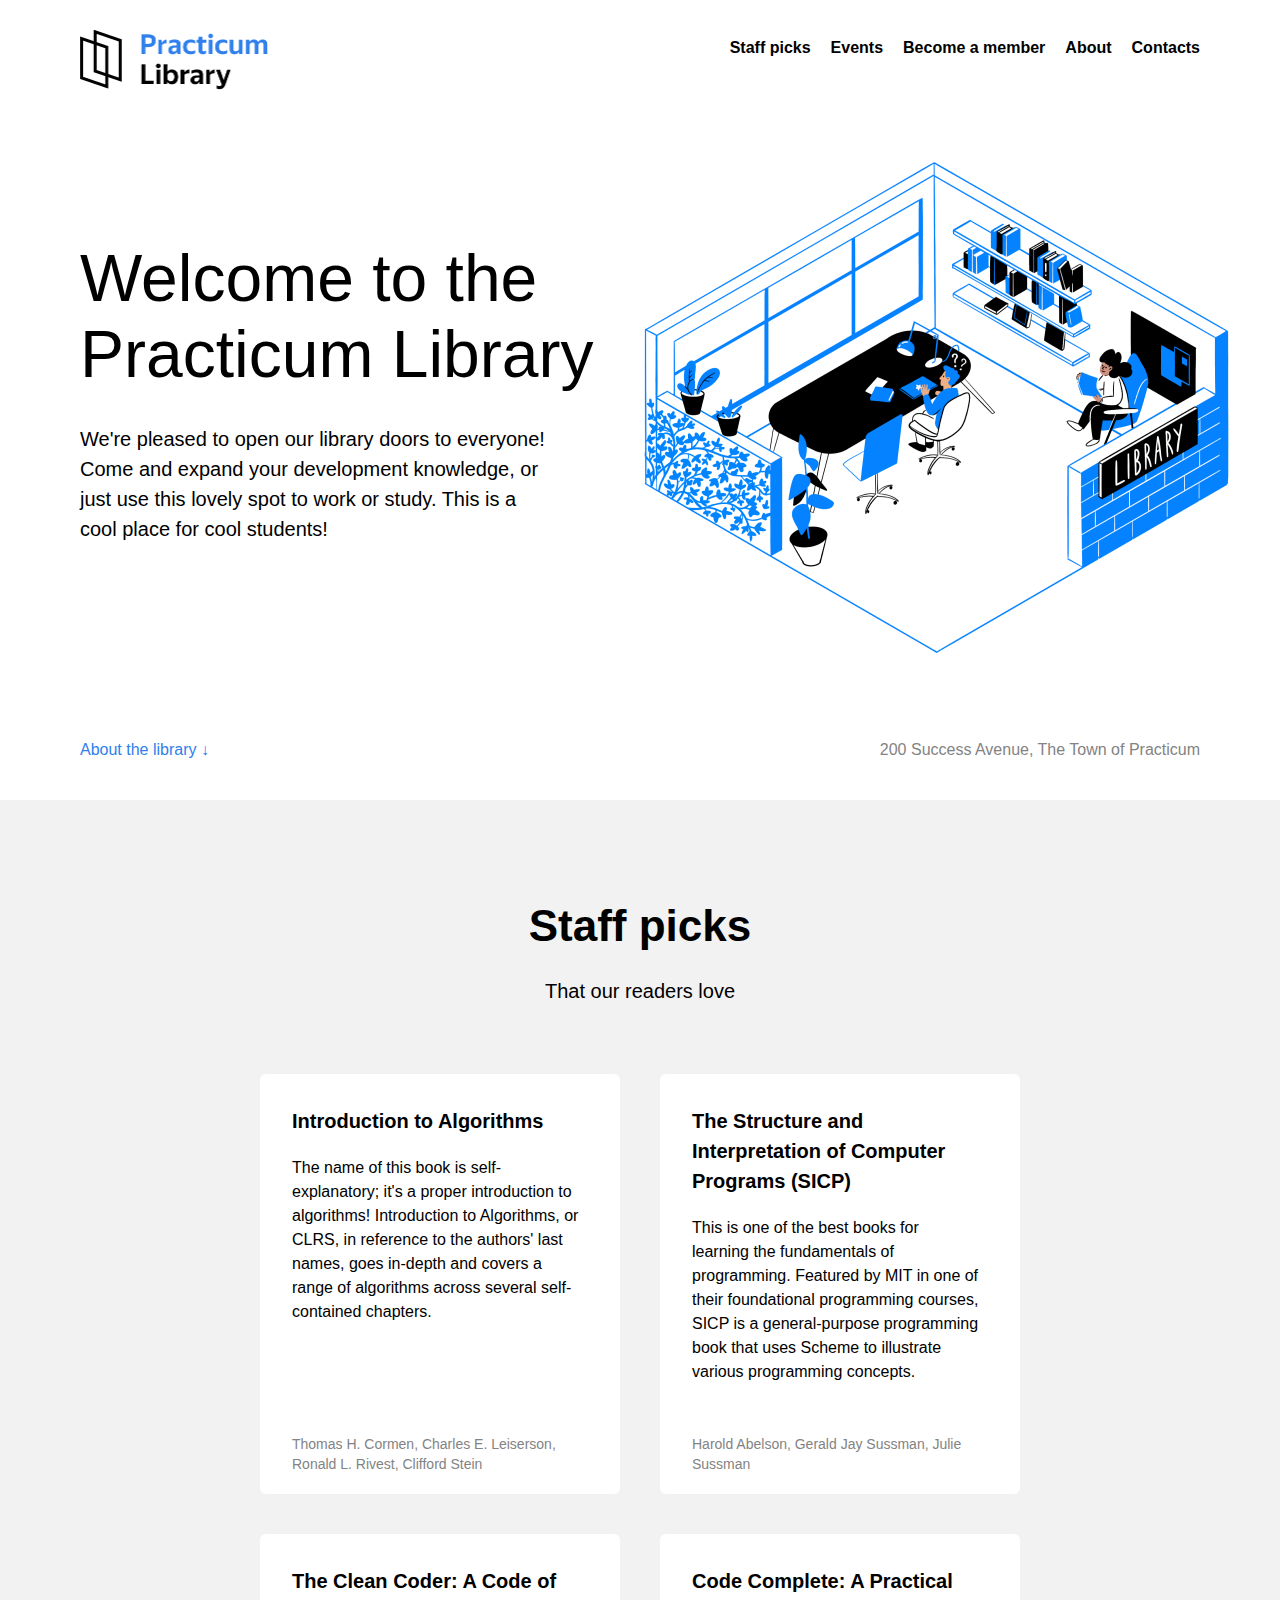
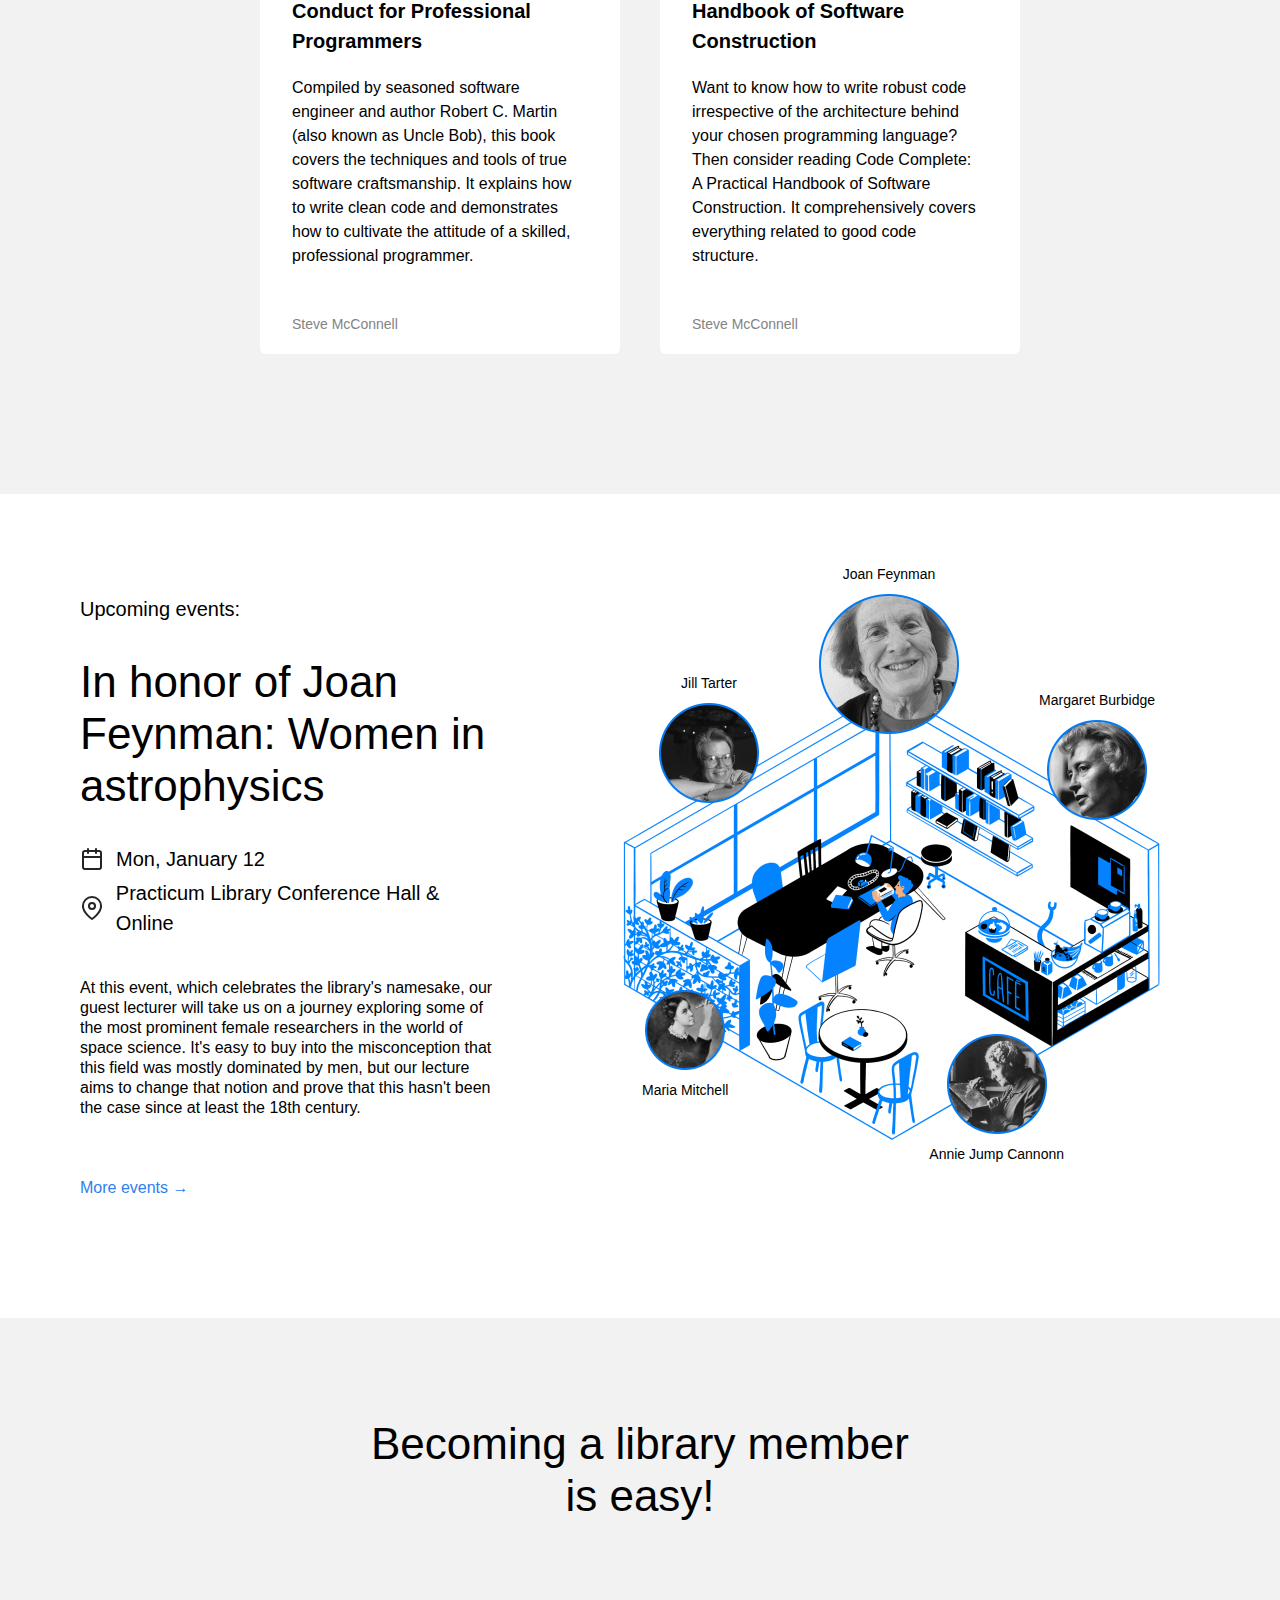
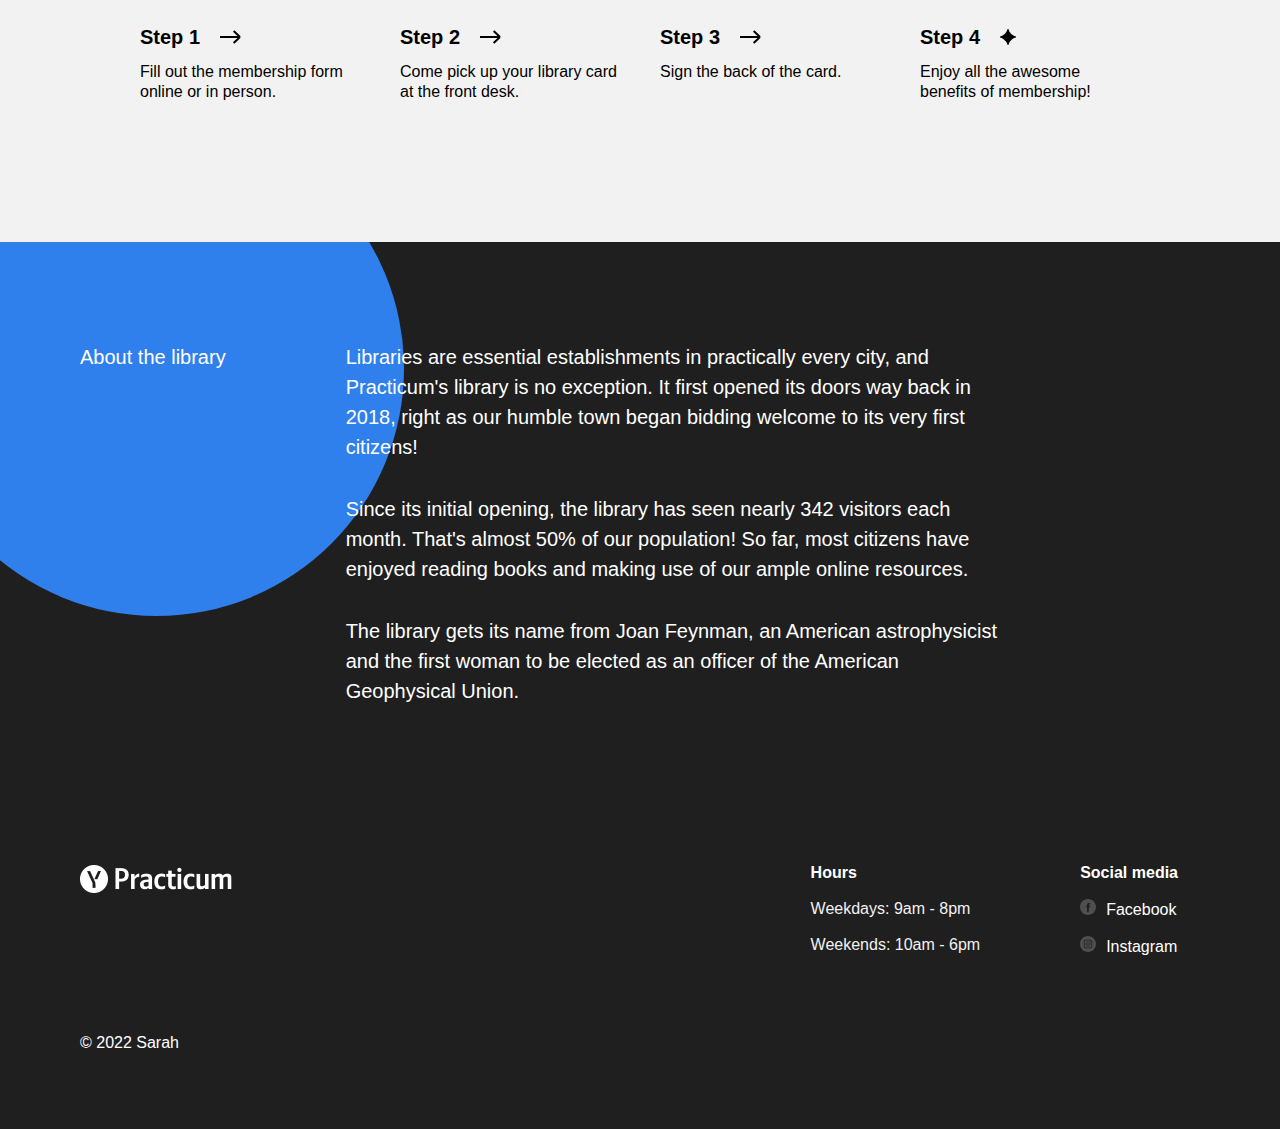
<file: index.html>
<!DOCTYPE html>
<html lang="en">
  <head>
    <meta charset="UTF-8" />
    <meta name="viewport" content="width=device-width, initial-scale=1.0" />
    <title>Practicum Library</title>
    <link rel="stylesheet" href="./styles/normalize.css" />
    <link rel="stylesheet" href="./styles/style.css" />
  </head>

  <body>
    <!-- Wrapping the entire page content in a new div with the page class -->
    <div class="page">
      <header class="header">
        <nav class="nav">
          <img
            src="./images/logo.png"
            alt="Practicum Library Logo"
            class="logo"
          />
          <div class="nav-links">
            <a href="#staff" class="nav-links__item">Staff picks</a>
            <a href="#events" class="nav-links__item">Events</a>
            <a href="#membership" class="nav-links__item">Become a member</a>
            <a href="#about" class="nav-links__item">About</a>
            <a href="#about" class="nav-links__item">Contacts</a>
          </div>
        </nav>
        <h1 class="header__title">Welcome to the Practicum Library</h1>
        <p class="header__description">
          We're pleased to open our library doors to everyone! Come and expand
          your development knowledge, or just use this lovely spot to work or
          study. This is a cool place for cool students!
        </p>
        <img
          src="./images/inside_the_library.png"
          alt="Illustration 'Inside the library'"
          class="header__image"
        />
        <div class="header__footer">
          <a href="#about" class="header__link">About the library &darr;</a>
          <address class="header__address">
            200 Success Avenue, The Town of Practicum
          </address>
        </div>
      </header>

      <main class="content">
        <section id="staff" class="staff">
          <h2 class="staff__title">Staff picks</h2>
          <p class="staff__subtitle">That our readers love</p>
          <!-- Wrap all the cards into a single container! -->
          <div class="staff__cards">
            <article class="card">
              <div class="card__content">
                <h4 class="card__title">Introduction to Algorithms</h4>
                <p class="card__text">
                  The name of this book is self-explanatory; it's a proper
                  introduction to algorithms! Introduction to Algorithms, or
                  CLRS, in reference to the authors' last names, goes in-depth
                  and covers a range of algorithms across several self-contained
                  chapters.
                </p>
                <p class="card__footer">
                  Thomas H. Cormen, Charles E. Leiserson, Ronald L. Rivest,
                  Clifford Stein
                </p>
              </div>
            </article>

            <article class="card">
              <div class="card__content">
                <h4 class="card__title">
                  The Structure and Interpretation of Computer Programs (SICP)
                </h4>
                <p class="card__text">
                  This is one of the best books for learning the fundamentals of
                  programming. Featured by MIT in one of their foundational
                  programming courses, SICP is a general-purpose programming
                  book that uses Scheme to illustrate various programming
                  concepts.
                </p>
                <p class="card__footer">
                  Harold Abelson, Gerald Jay Sussman, Julie Sussman
                </p>
              </div>
            </article>

            <article class="card">
              <div class="card__content">
                <h4 class="card__title">
                  The Clean Coder: A Code of Conduct for Professional
                  Programmers
                </h4>
                <p class="card__text">
                  Compiled by seasoned software engineer and author Robert C.
                  Martin (also known as Uncle Bob), this book covers the
                  techniques and tools of true software craftsmanship. It
                  explains how to write clean code and demonstrates how to
                  cultivate the attitude of a skilled, professional programmer.
                </p>
                <p class="card__footer">Steve McConnell</p>
              </div>
            </article>

            <article class="card">
              <div class="card__content">
                <h4 class="card__title">
                  Code Complete: A Practical Handbook of Software Construction
                </h4>
                <p class="card__text">
                  Want to know how to write robust code irrespective of the
                  architecture behind your chosen programming language? Then
                  consider reading Code Complete: A Practical Handbook of
                  Software Construction. It comprehensively covers everything
                  related to good code structure.
                </p>
                <p class="card__footer">Steve McConnell</p>
              </div>
            </article>
          </div>
        </section>

        <section id="events" class="events">
          <div class="events__content">
            <h3 class="events__heading">Upcoming events:</h3>
            <h2 class="events__title">
              In honor of Joan Feynman: Women in astrophysics
            </h2>
            <div class="event-info events__info-section">
              <div class="event-info__item">
                <div
                  class="event-info__icon event-info__icon_type_calendar"
                ></div>
                <p class="event-info__text">Mon, January 12</p>
              </div>
              <div class="event-info__item">
                <div class="event-info__icon event-info__icon_type_pin"></div>
                <p class="event-info__text">
                  Practicum Library Conference Hall & Online
                </p>
              </div>
            </div>
            <p class="events__description">
              At this event, which celebrates the library's namesake, our guest
              lecturer will take us on a journey exploring some of the most
              prominent female researchers in the world of space science. It's
              easy to buy into the misconception that this field was mostly
              dominated by men, but our lecture aims to change that notion and
              prove that this hasn't been the case since at least the 18th
              century.
            </p>
            <a href="#" class="events__more">More events &rarr;</a>
          </div>
          <!-- Creating the composition here -->
          <div class="events__cover">
            <img
              class="events__image"
              src="./images/cafe.png"
              alt="Illustration of Cafe"
            />

            <div class="person person_name_feynman">
              <p class="person__caption">Joan Feynman</p>
              <img
                class="person__image person__image_size_l"
                src="./images/person_feynman.png"
                alt="Joan Feynman"
              />
            </div>

            <div class="person person_name_tarter">
              <p class="person__caption">Jill Tarter</p>
              <img
                class="person__image person__image_size_m"
                src="./images/person_tarter.png"
                alt="Jill Tarter"
              />
            </div>

            <div class="person person_name_mitchell">
              <p class="person__caption">Maria Mitchell</p>
              <img
                class="person__image person__image_size_s"
                src="./images/person_mitchell.png"
                alt="Maria Mitchell"
              />
            </div>

            <div class="person person_name_cannon">
              <p class="person__caption">Annie Jump Cannonn</p>
              <img
                class="person__image person__image_size_m"
                src="./images/person_cannon.png"
                alt="Annie Jump Cannon"
              />
            </div>

            <div class="person person_name_burbidge">
              <p class="person__caption">Margaret Burbidge</p>
              <img
                class="person__image person__image_size_m"
                src="./images/person_burbidge.png"
                alt="Margaret Burbidge"
              />
            </div>
          </div>
        </section>

        <section id="membership" class="membership">
          <h2 class="membership__title">Becoming a library member is easy!</h2>
          <ul class="membership__steps">
            <li class="step">
              <div class="step__title">
                Step 1
                <span class="step__icon"></span>
                <img
                  src="./images/icon_step_forward.svg"
                  alt="icon forward"
                  class=""
                />
              </div>
              <p class="step__description">
                Fill out the membership form online or in person.
              </p>
            </li>
            <li class="step">
              <div class="step__title">
                Step 2
                <span class="step__icon"></span>
                <img
                  src="./images/icon_step_forward.svg"
                  alt="icon forward"
                  class=""
                />
              </div>
              <p class="step__description">
                Come pick up your library card at the front desk.
              </p>
            </li>
            <li class="step">
              <div class="step__title">
                Step 3
                <span class="step__icon"></span>
                <img
                  src="./images/icon_step_forward.svg"
                  alt="icon forward"
                  class=""
                />
              </div>
              <p class="step__description">Sign the back of the card.</p>
            </li>
            <li class="step">
              <div class="step__title">
                Step 4
                <span class="step__icon step__icon_end"></span>
                <img
                  src="./images/icon_step_finish.svg"
                  alt="icon finish"
                  class=""
                />
              </div>
              <p class="step__description">
                Enjoy all the awesome benefits of membership!
              </p>
            </li>
          </ul>
        </section>

        <section id="about" class="about">
          <h2 class="about__title">About the library</h2>
          <div class="about__content">
            <p class="about__paragraph">
              Libraries are essential establishments in practically every city,
              and Practicum's library is no exception. It first opened its doors
              way back in 2018, right as our humble town began bidding welcome
              to its very first citizens!
            </p>
            <p class="about__paragraph">
              Since its initial opening, the library has seen nearly 342
              visitors each month. That's almost 50% of our population! So far,
              most citizens have enjoyed reading books and making use of our
              ample online resources.
            </p>
            <p class="about__paragraph">
              The library gets its name from Joan Feynman, an American
              astrophysicist and the first woman to be elected as an officer of
              the American Geophysical Union.
            </p>
          </div>
          <div class="about__circle"></div>
        </section>
      </main>

      <footer class="footer" id="footer">
        <div class="footer__columns">
          <div class="footer__column">
            <img
              src="./images/logo_white.png"
              alt="Practicum Library Logo"
              class="footer__logo"
            />
          </div>

          <div class="footer__column footer__column_type_hours">
            <h5 class="footer__column-heading">Hours</h5>
            <ul class="footer__list">
              <li class="footer__list-item">Weekdays: 9am - 8pm</li>
              <li class="footer__list-item">Weekends: 10am - 6pm</li>
            </ul>
          </div>

          <div class="footer__column footer__column_type_social">
            <h5 class="footer__column-heading">Social media</h5>
            <ul class="footer__list">
              <li class="footer__list-item">
                <a href="#" class="footer__column-link">
                  <img
                    src="./images/facebook_white.svg"
                    alt="Facebook"
                    class="footer__social-icon"
                  />Facebook
                </a>
              </li>

              <li class="footer__list-item">
                <a href="#" class="footer__column-link">
                  <img
                    src="./images/instagram_white.svg"
                    alt="Facebook"
                    class="footer__social-icon"
                  />Instagram
                </a>
              </li>
            </ul>
          </div>
        </div>
        <p class="footer__copyrights">© 2022 Sarah</p>
      </footer>
    </div>
  </body>
</html>
</file>
<file: styles/style.css>
/*Rule for new class page created that applies to entire page*/
.page {
  min-width: 1100px;
  max-width: 1600px;
  margin: 0 auto;
  font-family: "Helvetica Neue", Arial, sans-serif;
  font-size: 16px;
  line-height: 20px;
}

.header {
  height: 100vh;
  min-height: 720px;
  max-height: 800px;
  padding-top: 30px;
  padding-left: 80px;
  padding-right: 80px;
  position: relative;
  box-sizing: border-box;
}

.nav {
  display: flex;
  justify-content: space-between;
  align-items: flex-start;
}

.logo {
  max-width: 196px;
  height: 60px;
}

.nav-links {
  margin-top: 8px;
  display: flex;
  align-items: flex-end;
  column-gap: 20px;
}

.nav-links__item {
  color: #000000;
  text-decoration: none;
  font-weight: bold;
}

/* when hovered over, the link will turn blue */
.nav__link:hover {
  color: #1f69c9;
}

.header__title {
  font-size: 66px;
  font-weight: 500;
  line-height: 76px;
  margin: 150px 0 0;
  max-width: 544px;
}

.header__description {
  font-size: 20px;
  line-height: 30px;
  margin: 32px 0 0;
  max-width: 465px;
}

.header__image {
  z-index: 1;
  max-width: 636px;
  position: absolute;
  top: 135px;
  right: 20px;
}

.header__footer {
  position: absolute;
  left: 0;
  bottom: 40px;
  width: 100%;
  display: flex;
  align-items: center;
  padding: 40px 80px 0;
  justify-content: space-between;
  box-sizing: border-box;
}

.header__link {
  color: #2f80ed;
  text-decoration: none;
}

/* when hovered over, the link will turn blue */
.header__link:hover {
  color: #1f69c9;
}

.header__address {
  color: #838383;
  font-style: normal;
}

.staff {
  padding-top: 100px;
  padding-bottom: 140px;
  background-color: #f2f2f2;
}

.staff__title {
  text-align: center;
  font-size: 44px;
  line-height: 52px;
  margin: 0 0 24px;
}

.staff__subtitle {
  text-align: center;
  font-size: 20px;
  line-height: 30px;
  font-weight: 400;
  margin: 24px 0 0;
}

/* CSS rule for new class - placed before .card: as parents should precede their children */
.staff__cards {
  display: flex;
  flex-wrap: wrap;
  align-items: flex-start;
  justify-content: space-between;
  max-width: 760px;
  margin: 68px auto 0;
  gap: 40px;
}

.card {
  background-color: #fff;
  border-radius: 6px;
  padding: 32px 40px 20px 32px;
  box-sizing: border-box;
  width: 360px;
  height: 420px;
}

.card__content {
  position: relative;
  width: 100%;
  height: 100%;
}

.card__title {
  font-size: 20px;
  line-height: 30px;
  font-weight: 700;
  margin: 0;
}

.card__text {
  margin: 20px 0 0;
  font-size: 16px;
  line-height: 24px;
}

.card__footer {
  margin: 0;
  font-size: 14px;
  line-height: 20px;
  color: #838383;
  position: absolute;
  bottom: 0;
}
.events {
  padding: 100px 0 120px 80px;
  display: flex;
  align-items: start;
  box-sizing: border-box;
}

.events__content {
  flex-basis: 580px;
}

.events__heading {
  font-size: 20px;
  font-weight: 500;
  line-height: 30px;
  margin: 0;
}

.events__title {
  font-size: 44px;
  font-weight: 500;
  line-height: 52px;
  margin: 32px 0;
}

.events__info-section {
  margin-top: 32px;
}

.event-info__item {
  display: flex;
  align-items: center;
  margin-bottom: 4px;
  font-weight: 500;
}

.event-info__icon {
  background-repeat: no-repeat;
  background-position: center;
  margin-right: 12px;
  height: 24px;
  width: 24px;
}

.event-info__icon_type_calendar {
  background-image: url(../images/icon_calendar.svg);
}

.event-info__icon_type_pin {
  background-image: url(../images/icon_pin.svg);
}

.event-info__text {
  font-size: 20px;
  font-weight: 500;
  line-height: 30px;
  margin: 0;
}

.events__description {
  margin: 40px 0 60px;
}

.events__more {
  margin-top: 60px;
  color: #2f80ed;
  text-decoration: none;
}
/* when hovered over, the link will turn blue */
.events__more:hover {
  color: #1f69c9;
}

.events__cover {
  flex-grow: 1;
  flex-shrink: 0;
  flex-basis: 780px;
  position: relative;
}

.events__image {
  max-width: 100%;
}

.person {
  position: absolute;
  display: flex;
  align-items: center;
  flex-direction: column;
  gap: 10px;
}

/*positioning the pictures relative to the part of section - events_cover*/
.person_name_feynman {
  top: -30px;
  left: 319px;
}

.person_name_burbidge {
  top: 96px;
  right: 125px;
}

.person_name_cannon {
  flex-direction: column-reverse;
  bottom: 18px;
  right: 216px;
}

.person_name_mitchell {
  flex-direction: column-reverse;
  bottom: 82px;
  left: 142px;
}

.person_name_tarter {
  top: 79px;
  left: 159px;
}

.person__image {
  max-width: 100%;
}

.person__image_size_l {
  width: 140px;
}

.person__image_size_m {
  width: 100px;
}

.person__image_size_s {
  width: 80px;
}

.person__caption {
  text-align: center;
  font-size: 14px;
  margin: 0;
}

.membership {
  padding-top: 100px;
  padding-bottom: 140px;
  background-color: #f2f2f2;
}

.membership__title {
  max-width: 574px;
  margin: 0 auto;
  text-align: center;
  font-size: 44px;
  font-weight: 500;
  line-height: 52px;
}

.membership__steps {
  list-style-type: none;
  padding: 0;
  margin: 100px 0 0;
  display: flex;
  justify-content: center;
  flex-basis: auto;
  column-gap: 40px;
}

.step {
  width: 220px;
}

.step__title {
  font-size: 20px;
  line-height: 30px;
  font-weight: 700;
  display: flex;
  align-items: center;
}

.step__icon {
  margin-left: 20px;
}

.step__description {
  margin: 10px 0 0;
}

.about {
  padding: 100px 80px;
  background-color: #1f1f1f;
  color: #fff;
  overflow: hidden;
  position: relative;
  box-sizing: border-box;
  display: flex;
  column-gap: 120px;
}

.about__title {
  font-size: 20px;
  line-height: 30px;
  font-weight: 500;
  z-index: 1;
  margin: 0;
}

.about__content {
  font-size: 20px;
  line-height: 30px;
  font-weight: 400;
  max-width: 660px;
  display: flex;
  flex-direction: column;
  flex-wrap: wrap;
  row-gap: 32px;
}

.about__paragraph {
  z-index: 1;
  margin: 0;
}

.about__circle {
  background-color: #2f80ed;
  width: 495px;
  height: 495px;
  border-radius: 50%;
  position: absolute;
  top: -121px;
  left: -91px;
  z-index: 0;
}

.footer {
  box-sizing: border-box;
  background-color: #1f1f1f;
  color: #ffffff;
  padding: 57px 102px 60px 80px;
}

.footer__columns {
  display: flex;
  margin: auto;
}

.footer__column_type_hours {
  margin-left: auto;
}

.footer__column_type_social {
  padding-left: 100px;
}

.footer__logo {
  width: 153px;
}

.footer__list {
  /* The code below removes the default browser styles for lists */
  list-style-type: none;
  padding: 0;
  margin: 0;
  color: #f2f2f2;
}

.footer__list-item {
  margin-top: 16px;
  color: #f2f2f2;
}

.footer__column-heading {
  font-size: 16px;
  margin: 0;
}

.footer__column-link {
  color: white;
  font-size: 16px;
  line-height: 20px;
  text-decoration: none;
}

.footer__social-icon {
  margin-right: 10px;
}

.footer__copyrights {
  padding-top: 60px;
}
/* when hovered over, the link will turn gray */
.footer__column-link:hover {
  color: #c1c1c1;
}
</file>
